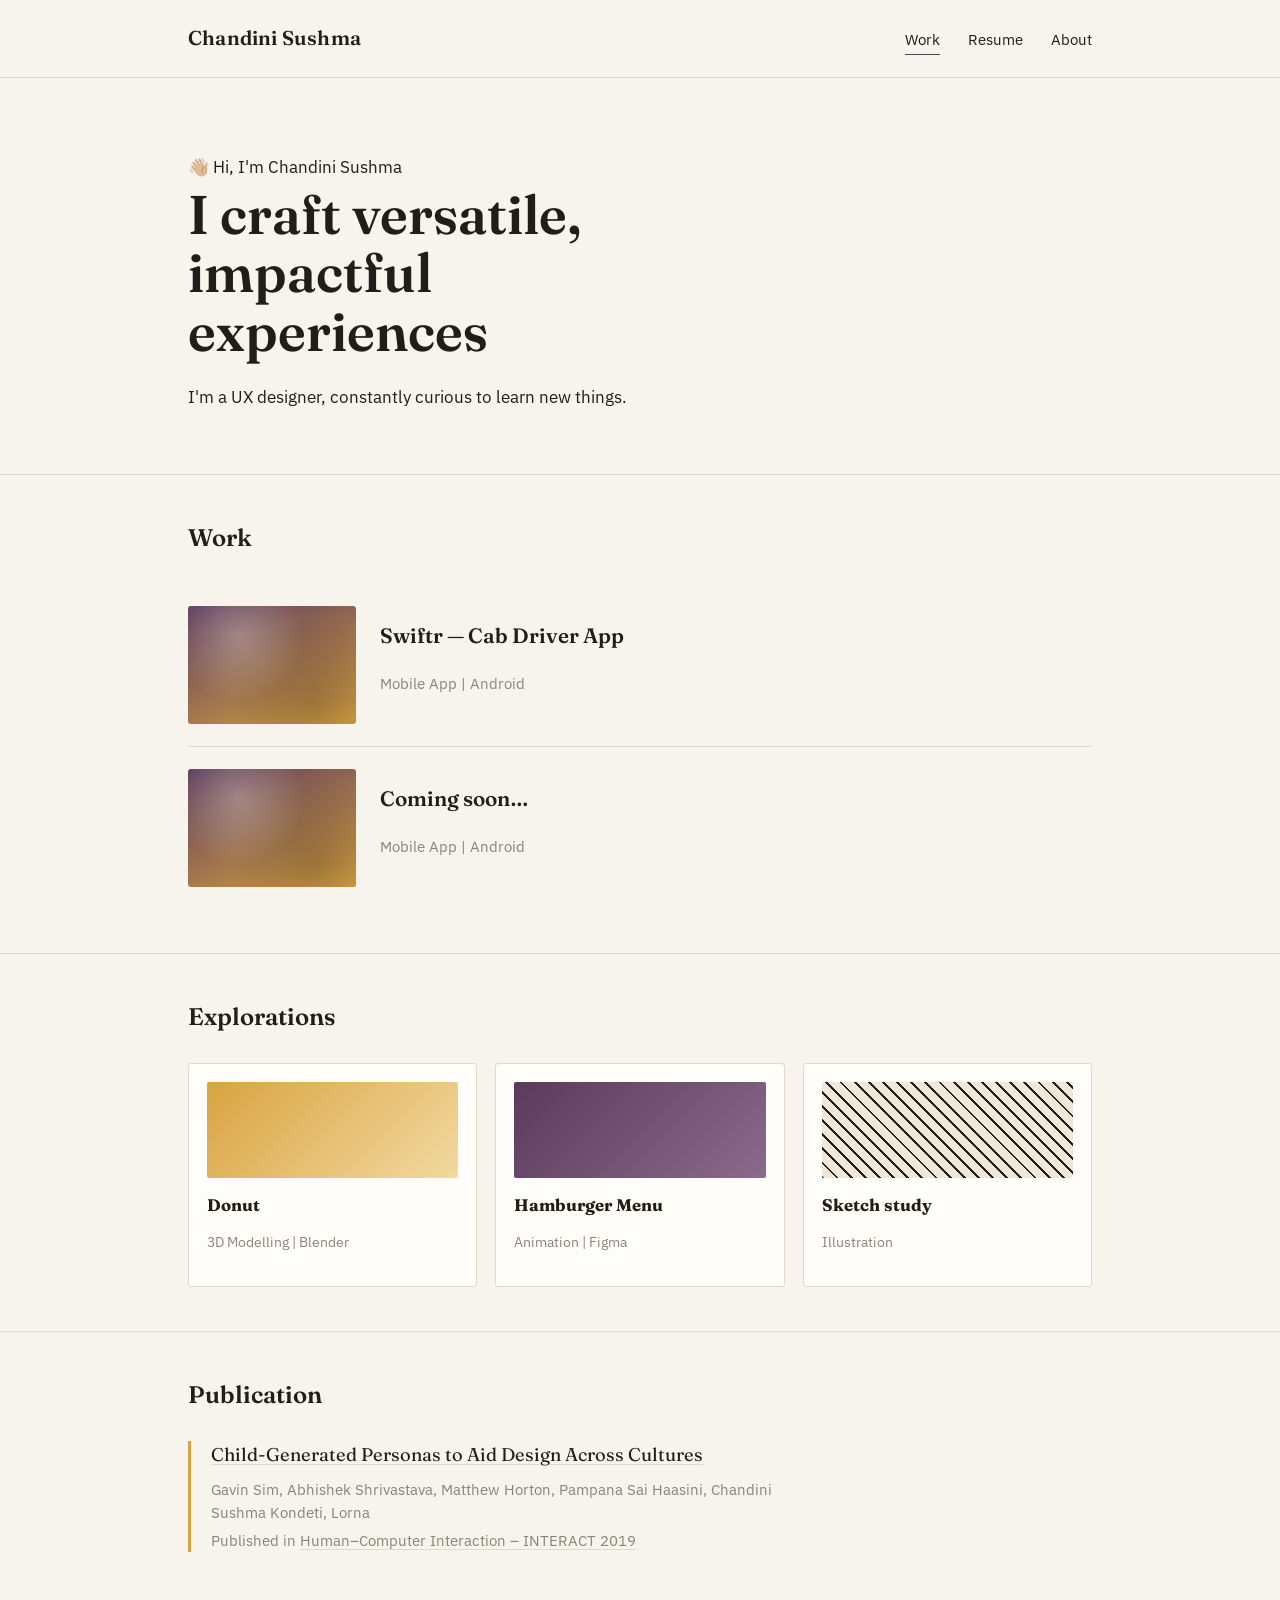
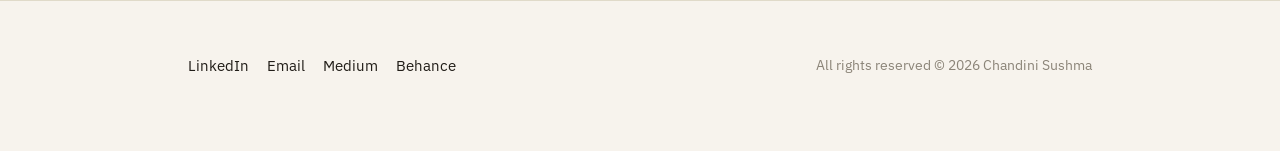
<file: index.html>
<!doctype html>
<html lang="en">
<head>
  <meta charset="utf-8">
  <title>Work | Chandini Sushma</title>
  <meta name="description" content="Chandini Sushma is a UX/UI designer. This is a portfolio of her mobile app, interaction, and design work.">
  <meta name="viewport" content="width=device-width, initial-scale=1">
  <link rel="preconnect" href="https://fonts.googleapis.com">
  <link rel="preconnect" href="https://fonts.gstatic.com" crossorigin>
  <link href="https://fonts.googleapis.com/css2?family=Fraunces:opsz,wght@9..144,500;9..144,600&family=IBM+Plex+Sans:wght@400;500&display=swap" rel="stylesheet">
  <link rel="stylesheet" href="assets/style.css">
</head>
<body>

  <header class="masthead">
    <div class="wrap">
      <div class="mark">Chandini Sushma</div>
      <nav class="primary">
        <a href="index.html" aria-current="page">Work</a>
        <a href="https://drive.google.com/file/d/1ZZeXJlJhU9UoHQW18BSeXdH0_gd9aKYh/view?usp=sharing" target="_blank" rel="noopener">Resume</a>
        <a href="about.html">About</a>
      </nav>
    </div>
  </header>

  <main>
    <section class="hero">
      <div class="wrap">
        <p class="eyebrow">👋🏼 Hi, I'm Chandini Sushma</p>
        <h1>I craft versatile, impactful experiences</h1>
        <p>I'm a UX designer, constantly curious to learn new things.</p>
      </div>
    </section>

    <section class="block">
      <div class="wrap">
        <h2>Work</h2>

        <a class="project" href="#">
          <div class="thumb" role="img" aria-label="Swiftr cab driver app cover"></div>
          <div class="meta">
            <h3>Swiftr — Cab Driver App</h3>
            <p class="tags">Mobile App | Android</p>
          </div>
        </a>

        <a class="project" href="#">
          <div class="thumb" role="img" aria-label="Placeholder for an upcoming project"></div>
          <div class="meta">
            <h3>Coming soon…</h3>
            <p class="tags">Mobile App | Android</p>
          </div>
        </a>
      </div>
    </section>

    <section class="block">
      <div class="wrap">
        <h2>Explorations</h2>
        <div class="explorations">
          <div class="exploration">
            <div class="swatch a"></div>
            <h4>Donut</h4>
            <p class="tags">3D Modelling | Blender</p>
          </div>
          <div class="exploration">
            <div class="swatch b"></div>
            <h4>Hamburger Menu</h4>
            <p class="tags">Animation | Figma</p>
          </div>
          <div class="exploration">
            <div class="swatch c"></div>
            <h4>Sketch study</h4>
            <p class="tags">Illustration</p>
          </div>
        </div>
      </div>
    </section>

    <section class="block">
      <div class="wrap">
        <h2>Publication</h2>
        <div class="citation">
          <p class="title">
            <a href="https://www.springerprofessional.de/en/child-generated-personas-to-aid-design-across-cultures/17101612" target="_blank" rel="noopener">
              Child-Generated Personas to Aid Design Across Cultures
            </a>
          </p>
          <p class="authors">Gavin Sim, Abhishek Shrivastava, Matthew Horton, Pampana Sai Haasini, Chandini Sushma Kondeti, Lorna</p>
          <p class="venue">
            Published in
            <a href="https://www.springerprofessional.de/en/human-computer-interaction-interact-2019/17101508" target="_blank" rel="noopener">Human–Computer Interaction – INTERACT 2019</a>
          </p>
        </div>
      </div>
    </section>
  </main>

  <footer>
    <div class="wrap">
      <div class="social">
        <a href="https://www.linkedin.com/in/chandinisushma/" target="_blank" rel="noopener">LinkedIn</a>
        <a href="mailto:chandini.sushmak@gmail.com">Email</a>
        <a href="https://medium.com/@chandini.sushma" target="_blank" rel="noopener">Medium</a>
        <a href="https://www.behance.net/chandinisushma" target="_blank" rel="noopener">Behance</a>
      </div>
      <p class="copyright">All rights reserved © 2026 Chandini Sushma</p>
    </div>
  </footer>

</body>
</html>
</file>
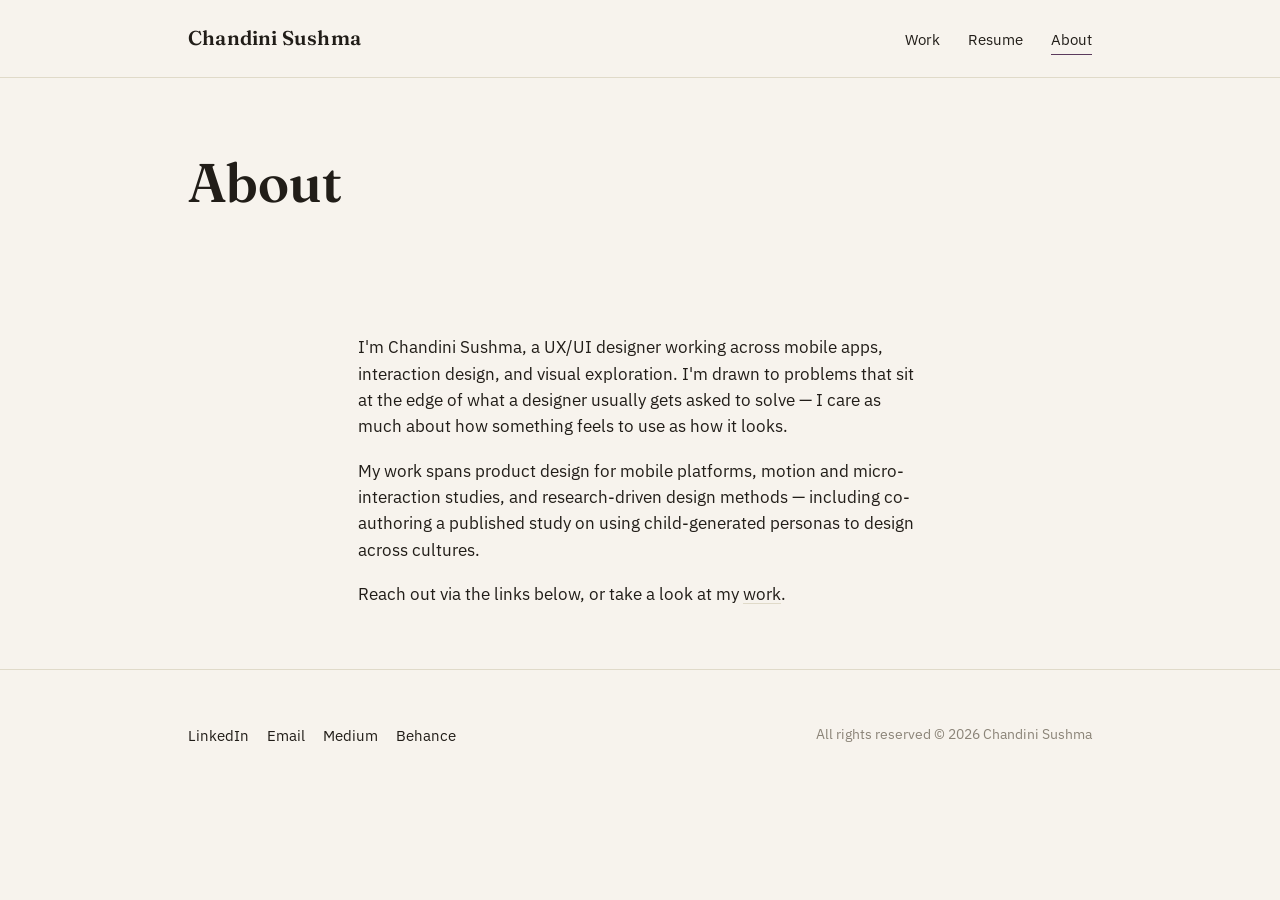
<file: about.html>
<!doctype html>
<html lang="en">
<head>
  <meta charset="utf-8">
  <title>About | Chandini Sushma</title>
  <meta name="description" content="About Chandini Sushma, UX/UI designer.">
  <meta name="viewport" content="width=device-width, initial-scale=1">
  <link rel="preconnect" href="https://fonts.googleapis.com">
  <link rel="preconnect" href="https://fonts.gstatic.com" crossorigin>
  <link href="https://fonts.googleapis.com/css2?family=Fraunces:opsz,wght@9..144,500;9..144,600&family=IBM+Plex+Sans:wght@400;500&display=swap" rel="stylesheet">
  <link rel="stylesheet" href="assets/style.css">
</head>
<body>

  <header class="masthead">
    <div class="wrap">
      <div class="mark">Chandini Sushma</div>
      <nav class="primary">
        <a href="index.html">Work</a>
        <a href="https://drive.google.com/file/d/1ZZeXJlJhU9UoHQW18BSeXdH0_gd9aKYh/view?usp=sharing" target="_blank" rel="noopener">Resume</a>
        <a href="about.html" aria-current="page">About</a>
      </nav>
    </div>
  </header>

  <main>
    <section class="hero">
      <div class="wrap">
        <h1>About</h1>
      </div>
    </section>

    <section class="block" style="border-top:none;">
      <div class="wrap about-body">
        <p>
          I'm Chandini Sushma, a UX/UI designer working across mobile apps,
          interaction design, and visual exploration. I'm drawn to problems
          that sit at the edge of what a designer usually gets asked to
          solve — I care as much about how something feels to use as how
          it looks.
        </p>
        <p>
          My work spans product design for mobile platforms, motion and
          micro-interaction studies, and research-driven design methods —
          including co-authoring a published study on using
          child-generated personas to design across cultures.
        </p>
        <p>
          Reach out via the links below, or take a look at my
          <a href="index.html">work</a>.
        </p>
      </div>
    </section>
  </main>

  <footer>
    <div class="wrap">
      <div class="social">
        <a href="https://www.linkedin.com/in/chandinisushma/" target="_blank" rel="noopener">LinkedIn</a>
        <a href="mailto:chandini.sushmak@gmail.com">Email</a>
        <a href="https://medium.com/@chandini.sushma" target="_blank" rel="noopener">Medium</a>
        <a href="https://www.behance.net/chandinisushma" target="_blank" rel="noopener">Behance</a>
      </div>
      <p class="copyright">All rights reserved © 2026 Chandini Sushma</p>
    </div>
  </footer>

</body>
</html>
</file>
<file: assets/style.css>
/* ---------------------------------------------
   Chandini Sushma — portfolio
   Design tokens
--------------------------------------------- */
:root {
  --paper: #f7f3ed;
  --ink: #211d18;
  --ash: #8b8478;
  --line: #e0dac9;
  --plum: #5b3a5c;
  --mustard: #d9a441;
  --paper-raised: #fffdf9;

  --serif: "Fraunces", "Iowan Old Style", Georgia, serif;
  --sans: "IBM Plex Sans", "Helvetica Neue", Arial, sans-serif;

  --measure: 62ch;
}

* { box-sizing: border-box; }

html { scroll-behavior: smooth; }

body {
  margin: 0;
  background: var(--paper);
  color: var(--ink);
  font-family: var(--sans);
  font-size: 17px;
  line-height: 1.55;
  -webkit-font-smoothing: antialiased;
}

a {
  color: inherit;
  text-decoration-color: var(--line);
  text-underline-offset: 3px;
}
a:hover { text-decoration-color: var(--plum); }

img { max-width: 100%; display: block; }

/* ---------- layout shell ---------- */

.wrap {
  max-width: 960px;
  margin: 0 auto;
  padding: 0 28px;
}

header.masthead {
  border-bottom: 1px solid var(--line);
  padding: 22px 0;
}

header.masthead .wrap {
  display: flex;
  align-items: baseline;
  justify-content: space-between;
  gap: 24px;
  flex-wrap: wrap;
}

.mark {
  font-family: var(--serif);
  font-weight: 600;
  font-size: 1.25rem;
  letter-spacing: 0.01em;
}

nav.primary {
  display: flex;
  gap: 28px;
  font-size: 0.95rem;
}

nav.primary a {
  text-decoration: none;
  padding-bottom: 2px;
  border-bottom: 1px solid transparent;
}
nav.primary a[aria-current="page"],
nav.primary a:hover {
  border-bottom-color: var(--plum);
}

/* ---------- hero ---------- */

.hero {
  padding: 76px 0 56px;
}

.hero .eyebrow {
  font-size: 1.05rem;
  margin: 0 0 6px;
}

.hero h1 {
  font-family: var(--serif);
  font-weight: 600;
  font-size: clamp(2.1rem, 5vw, 3.4rem);
  line-height: 1.08;
  margin: 0 0 22px;
  max-width: 14ch;
}

.hero p {
  max-width: var(--measure);
  color: var(--ink);
  font-size: 1.05rem;
  margin: 0 0 8px;
}

.hero p.muted { color: var(--ash); }

/* ---------- section headings ---------- */

section.block {
  padding: 44px 0;
  border-top: 1px solid var(--line);
}

section.block > .wrap > h2 {
  font-family: var(--serif);
  font-weight: 600;
  font-size: 1.5rem;
  margin: 0 0 28px;
}

/* ---------- work rows ---------- */

.project {
  display: grid;
  grid-template-columns: 168px 1fr;
  gap: 24px;
  padding: 22px 0;
  border-top: 1px solid var(--line);
  text-decoration: none;
  color: inherit;
}
.project:first-of-type { border-top: none; }

.thumb {
  width: 168px;
  height: 118px;
  border-radius: 3px;
  background: linear-gradient(155deg, var(--plum), var(--mustard));
  position: relative;
  overflow: hidden;
  flex-shrink: 0;
}
.thumb::after {
  content: "";
  position: absolute;
  inset: 0;
  background:
    radial-gradient(circle at 30% 25%, rgba(255,255,255,0.28), transparent 45%),
    radial-gradient(circle at 75% 80%, rgba(0,0,0,0.18), transparent 55%);
}

.project .meta {
  display: flex;
  flex-direction: column;
  justify-content: center;
}

.project h3 {
  font-family: var(--serif);
  font-weight: 600;
  font-size: 1.3rem;
  margin: 0 0 6px;
}

.project .tags {
  color: var(--ash);
  font-size: 0.92rem;
}

.project:hover h3 { color: var(--plum); }

/* ---------- explorations grid ---------- */

.explorations {
  display: grid;
  grid-template-columns: repeat(3, 1fr);
  gap: 18px;
}

.exploration {
  border: 1px solid var(--line);
  border-radius: 3px;
  padding: 18px;
  background: var(--paper-raised);
}

.exploration .swatch {
  width: 100%;
  height: 96px;
  border-radius: 2px;
  margin-bottom: 14px;
}
.swatch.a { background: linear-gradient(135deg, var(--mustard), #f2d9a1); }
.swatch.b { background: linear-gradient(135deg, var(--plum), #8a6b8b); }
.swatch.c { background: repeating-linear-gradient(45deg, var(--ink), var(--ink) 2px, transparent 2px, transparent 10px); background-color: #efe8d8; }

.exploration h4 {
  font-family: var(--serif);
  font-size: 1.05rem;
  margin: 0 0 4px;
}
.exploration .tags { color: var(--ash); font-size: 0.88rem; }

/* ---------- publication ---------- */

.citation {
  max-width: var(--measure);
  border-left: 3px solid var(--mustard);
  padding-left: 20px;
}
.citation .title {
  font-family: var(--serif);
  font-size: 1.15rem;
  margin: 0 0 8px;
}
.citation .authors,
.citation .venue {
  color: var(--ash);
  font-size: 0.94rem;
  margin: 0 0 4px;
}

/* ---------- about page ---------- */

.about-body {
  max-width: var(--measure);
}
.about-body p { margin: 0 0 18px; }

/* ---------- footer ---------- */

footer {
  padding: 40px 0 60px;
  border-top: 1px solid var(--line);
}
footer .wrap {
  display: flex;
  align-items: center;
  justify-content: space-between;
  flex-wrap: wrap;
  gap: 16px;
}
.social {
  display: flex;
  gap: 18px;
  font-size: 0.95rem;
}
.social a { text-decoration: none; }
.copyright { color: var(--ash); font-size: 0.88rem; }

/* ---------- responsive ---------- */

@media (max-width: 640px) {
  .project { grid-template-columns: 1fr; }
  .thumb { width: 100%; height: 160px; }
  .explorations { grid-template-columns: 1fr; }
  nav.primary { gap: 18px; font-size: 0.9rem; }
}

/* ---------- accessibility ---------- */

a:focus-visible,
button:focus-visible {
  outline: 2px solid var(--plum);
  outline-offset: 3px;
}

@media (prefers-reduced-motion: reduce) {
  html { scroll-behavior: auto; }
}
</file>
